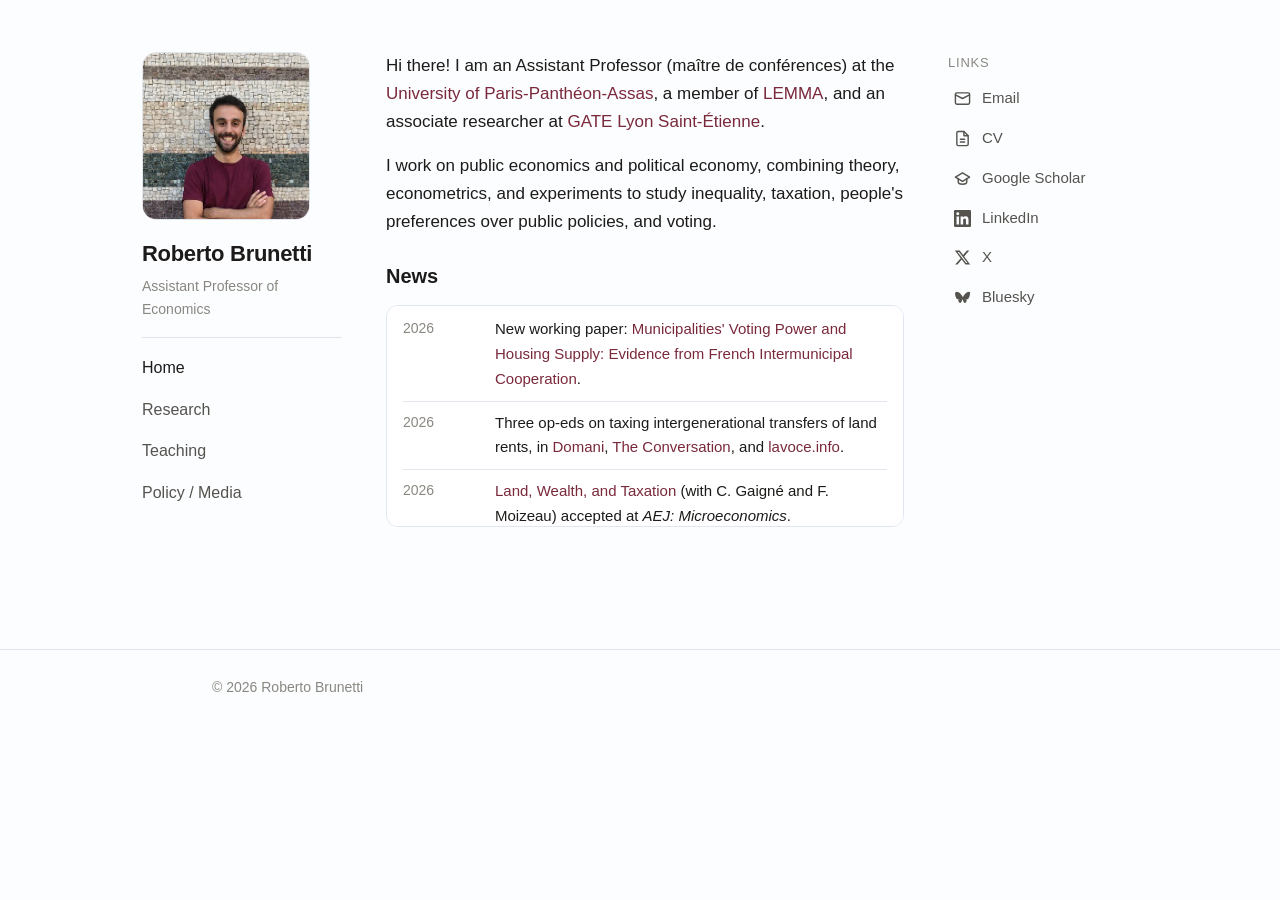
<file: index.html>
<!DOCTYPE html>
<html lang="en">
<head>
  <meta charset="UTF-8" />
  <meta name="viewport" content="width=device-width, initial-scale=1.0" />
  <!-- Google tag (gtag.js) -->
  <script async src="https://www.googletagmanager.com/gtag/js?id=G-P86D275VTE"></script>
  <script>
    window.dataLayer = window.dataLayer || [];
    function gtag(){dataLayer.push(arguments);}
    gtag('js', new Date());
    gtag('config', 'G-P86D275VTE');
  </script>
  <title>Roberto Brunetti — Economist</title>
  <meta name="description" content="Roberto Brunetti is an Assistant Professor of Economics at the University of Paris-Panthéon-Assas, working on public economics and political economy." />
  <meta name="author" content="Roberto Brunetti" />
  <meta property="og:title" content="Roberto Brunetti — Economist" />
  <meta property="og:description" content="Public economics and political economy: taxation, redistribution, local governance, and voting." />
  <meta property="og:type" content="website" />
  <link rel="icon" type="image/svg+xml" sizes="any" href="favicon.svg" />
  <link rel="stylesheet" href="assets/css/style.css?v=12" />
</head>
<body>
  <main class="home">
    <!-- ===== left: photo + navigation ===== -->
    <aside class="home-left">
      <div class="hero-photo">
        <img src="assets/img/profile.jpg" alt="Roberto Brunetti"
             onerror="this.parentElement.style.display='none'" />
      </div>
      <h1>Roberto Brunetti</h1>
      <p class="role">Assistant Professor of Economics</p>
      <nav class="home-nav">
        <a href="index.html" class="active">Home</a>
        <a href="research.html">Research</a>
        <a href="teaching.html">Teaching</a>
        <a href="policy.html">Policy / Media</a>
      </nav>
    </aside>

    <!-- ===== center: intro + news ===== -->
    <section class="home-center">
      <div class="intro">
        <p class="lead">Hi there! I am an Assistant Professor (maître de conférences) at the <a href="https://www.assas-universite.fr/fr" target="_blank" rel="noopener">University of Paris-Panthéon-Assas</a>, a member of <a href="https://lemma.assas-universite.fr/fr" target="_blank" rel="noopener">LEMMA</a>, and an associate researcher at <a href="https://www.gate.cnrs.fr/" target="_blank" rel="noopener">GATE Lyon Saint-Étienne</a>.</p>
        <p class="lead" style="margin-bottom:0;">I work on public economics and political economy, combining theory, econometrics, and experiments to study inequality, taxation, people's preferences over public policies, and voting.</p>
      </div>

      <h2>News</h2>
      <div class="news-box">
        <ul class="news">
          <li><span class="date">2026</span><span>New working paper: <a href="https://hal.science/hal-05642466" target="_blank" rel="noopener">Municipalities' Voting Power and Housing Supply: Evidence from French Intermunicipal Cooperation</a>.</span></li>
          <li><span class="date">2026</span><span>Three op-eds on taxing intergenerational transfers of land rents, in <a href="https://www.editorialedomani.it/economia/tassare-successione-suolo-urbano-soluzione-nostri-piedi--p7pt1exl" target="_blank" rel="noopener">Domani</a>, <a href="https://theconversation.com/reduction-de-la-dette-publique-la-solution-pourrait-se-trouver-sous-nos-pieds-283218" target="_blank" rel="noopener">The Conversation</a>, and <a href="https://lavoce.info/archives/112115/tassare-la-terra-che-si-eredita/" target="_blank" rel="noopener">lavoce.info</a>.</span></li>
          <li><span class="date">2026</span><span><a href="https://drive.google.com/file/d/1YlqsoiDjfmEGi_3gS3_R8PQSKRM_npho/view?usp=sharing" target="_blank" rel="noopener">Land, Wealth, and Taxation</a> (with C. Gaigné and F. Moizeau) accepted at <em>AEJ: Microeconomics</em>.</span></li>
          <li><span class="date">2026</span><span><a href="https://onlinelibrary.wiley.com/doi/full/10.1111/ecca.70043" target="_blank" rel="noopener">Representative Policymakers? A Behavioural Experiment with French Politicians</a> (with M. Pourieux) accepted at <em>Economica</em>.</span></li>
          <li><span class="date">2026</span><span>Presented <em>Merit, Environmental Externalities, and Redistribution: An Experiment</em> at the ASFEE conference in Lille.</span></li>
          <li><span class="date">2025</span><span><a href="https://link.springer.com/article/10.1007/s11127-025-01344-8" target="_blank" rel="noopener">How People Understand Voting Rules</a> published in <em>Public Choice</em>.</span></li>
          <li><span class="date">2025</span><span>Policy brief <a href="https://ipsp.org/ressources/policy-brief-2/" target="_blank" rel="noopener">What do people value in equality?</a> on the International Panel on Social Progress website.</span></li>
          <li><span class="date">2024</span><span>The CONDORCET project on voting methods was selected by PEPR Maths-Vives.</span></li>
        </ul>
      </div>
    </section>

    <!-- ===== right: links ===== -->
    <aside class="home-right">
      <p class="links-label">Links</p>
      <nav class="side-links">
        <a href="mailto:roberto.brunetti@assas-universite.fr">
          <svg viewBox="0 0 24 24" fill="none" stroke="currentColor" stroke-width="2" stroke-linecap="round" stroke-linejoin="round"><rect x="2" y="4" width="20" height="16" rx="2"/><path d="m22 7-10 5L2 7"/></svg>
          Email
        </a>
        <a href="CV/CV.pdf" target="_blank" rel="noopener">
          <svg viewBox="0 0 24 24" fill="none" stroke="currentColor" stroke-width="2" stroke-linecap="round" stroke-linejoin="round"><path d="M14 2H6a2 2 0 0 0-2 2v16a2 2 0 0 0 2 2h12a2 2 0 0 0 2-2V8z"/><path d="M14 2v6h6M9 13h6M9 17h6"/></svg>
          CV
        </a>
        <a href="https://scholar.google.com/citations?user=bw_A_UkAAAAJ&hl=fr&oi=ao" target="_blank" rel="noopener">
          <svg viewBox="0 0 24 24" fill="none" stroke="currentColor" stroke-width="2" stroke-linecap="round" stroke-linejoin="round"><path d="M22 10 12 4 2 10l10 6 10-6Z"/><path d="M6 12v5c0 1.5 2.7 3 6 3s6-1.5 6-3v-5"/></svg>
          Google Scholar
        </a>
        <a href="https://fr.linkedin.com/in/roberto-brunetti-56039119a" target="_blank" rel="noopener">
          <svg viewBox="0 0 24 24" fill="currentColor"><path d="M20.45 20.45h-3.56v-5.57c0-1.33-.02-3.04-1.85-3.04-1.85 0-2.13 1.45-2.13 2.94v5.67H9.35V9h3.41v1.56h.05c.48-.9 1.64-1.85 3.37-1.85 3.6 0 4.27 2.37 4.27 5.46v6.28zM5.34 7.43a2.06 2.06 0 1 1 0-4.12 2.06 2.06 0 0 1 0 4.12zM7.12 20.45H3.56V9h3.56v11.45zM22.22 0H1.77C.79 0 0 .77 0 1.73v20.54C0 23.22.79 24 1.77 24h20.45c.98 0 1.78-.78 1.78-1.73V1.73C24 .77 23.2 0 22.22 0z"/></svg>
          LinkedIn
        </a>
        <a href="https://x.com/R_Brunetti_94" target="_blank" rel="noopener">
          <svg viewBox="0 0 24 24" fill="currentColor"><path d="M18.244 2.25h3.308l-7.227 8.26 8.502 11.24H16.17l-5.214-6.817L4.99 21.75H1.68l7.73-8.835L1.254 2.25H8.08l4.713 6.231zm-1.161 17.52h1.833L7.084 4.126H5.117z"/></svg>
          X
        </a>
        <a href="https://bsky.app/profile/robertobrunetti.bsky.social" target="_blank" rel="noopener">
          <svg viewBox="0 0 24 24" fill="currentColor"><path d="M12 10.8C10.7 8.4 7.2 4 4 4 2.5 4 1.5 5 1.5 7.2c0 2.3 1.3 5.3 2 6.2.8 1 1.8 1.4 3 1.4.7 0 1.2-.1 1.6-.2-.4.1-3.5.9-1.1 4 2.1 2.7 3.7-.8 4-1.7l1-2.9 1 2.9c.3.9 1.9 4.4 4 1.7 2.4-3.1-.7-3.9-1.1-4 .4.1.9.2 1.6.2 1.2 0 2.2-.4 3-1.4.7-.9 2-3.9 2-6.2C23.5 5 22.5 4 21 4c-3.2 0-6.7 4.4-8 6.8z"/></svg>
          Bluesky
        </a>
      </nav>
    </aside>
  </main>

  <footer class="site-footer">
    <div class="container" style="display:flex; justify-content:space-between; width:100%; flex-wrap:wrap; gap:10px;">
      <span>© 2026 Roberto Brunetti</span>
    </div>
  </footer>
</body>
</html>
</file>
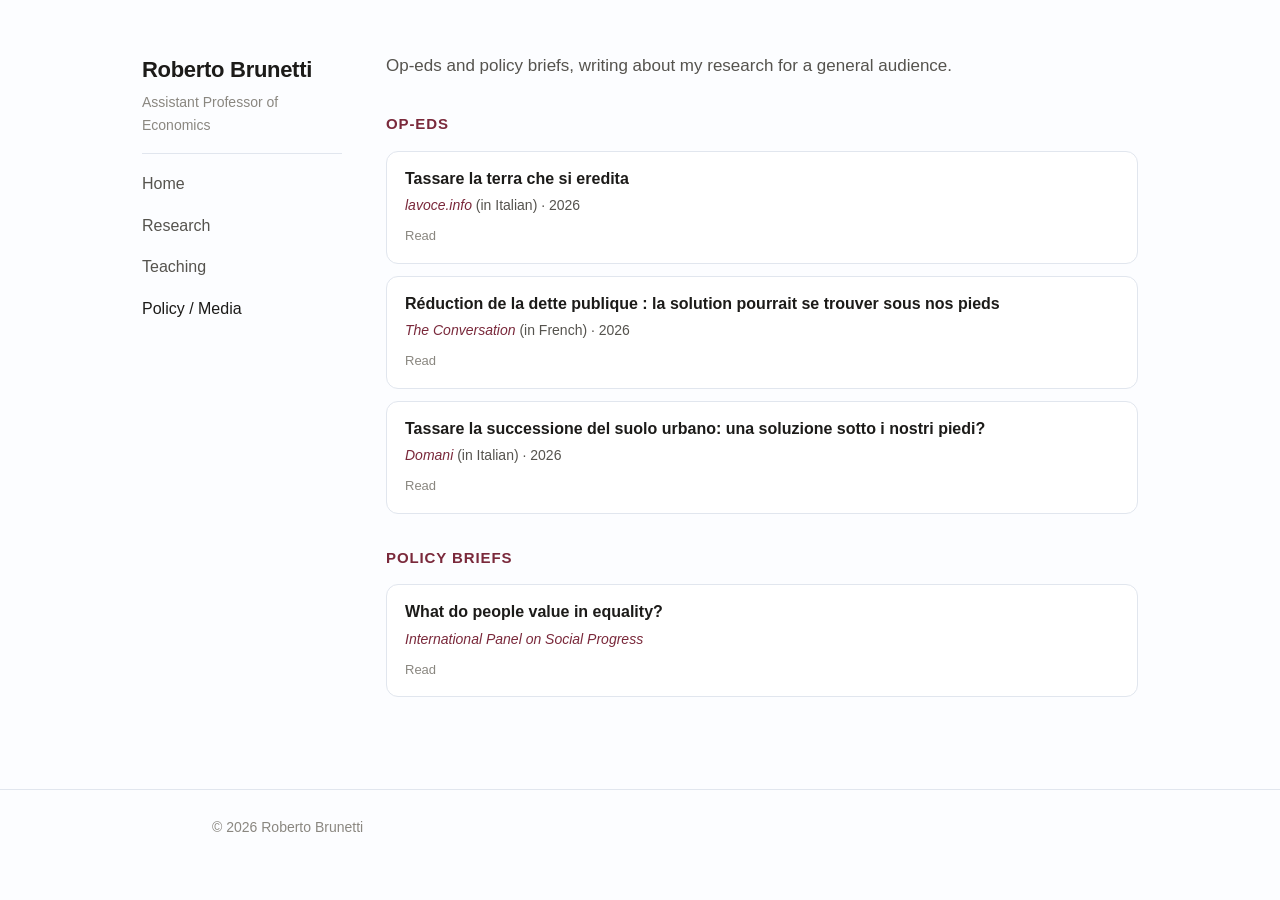
<file: policy.html>
<!DOCTYPE html>
<html lang="en">
<head>
  <meta charset="UTF-8" />
  <meta name="viewport" content="width=device-width, initial-scale=1.0" />
  <!-- Google tag (gtag.js) -->
  <script async src="https://www.googletagmanager.com/gtag/js?id=G-P86D275VTE"></script>
  <script>
    window.dataLayer = window.dataLayer || [];
    function gtag(){dataLayer.push(arguments);}
    gtag('js', new Date());
    gtag('config', 'G-P86D275VTE');
  </script>
  <title>Policy / Media — Roberto Brunetti</title>
  <meta name="description" content="Op-eds and policy briefs by Roberto Brunetti for a general audience." />
  <link rel="icon" type="image/svg+xml" sizes="any" href="favicon.svg" />
  <link rel="stylesheet" href="assets/css/style.css?v=12" />
</head>
<body>
  <main class="page">
    <aside class="page-left">
      <h1>Roberto Brunetti</h1>
      <p class="role">Assistant Professor of Economics</p>
      <nav class="home-nav">
        <a href="index.html">Home</a>
        <a href="research.html">Research</a>
        <a href="teaching.html">Teaching</a>
        <a href="policy.html" class="active">Policy / Media</a>
      </nav>
    </aside>

    <div class="page-content">
      <p style="color:var(--text-secondary); margin:0 0 4px; max-width:60ch;">Op-eds and policy briefs, writing about my research for a general audience.</p>

      <h3 class="group">Op-eds</h3>
      <div class="pub-list">
        <article class="pub">
          <div class="pub-body">
            <p class="title">Tassare la terra che si eredita</p>
            <p class="meta"><span class="venue">lavoce.info</span> (in Italian) · 2026</p>
            <div class="pub-links"><a href="https://lavoce.info/archives/112115/tassare-la-terra-che-si-eredita/" target="_blank" rel="noopener">Read</a></div>
          </div>
        </article>
        <article class="pub">
          <div class="pub-body">
            <p class="title">Réduction de la dette publique : la solution pourrait se trouver sous nos pieds</p>
            <p class="meta"><span class="venue">The Conversation</span> (in French) · 2026</p>
            <div class="pub-links"><a href="https://theconversation.com/reduction-de-la-dette-publique-la-solution-pourrait-se-trouver-sous-nos-pieds-283218" target="_blank" rel="noopener">Read</a></div>
          </div>
        </article>
        <article class="pub">
          <div class="pub-body">
            <p class="title">Tassare la successione del suolo urbano: una soluzione sotto i nostri piedi?</p>
            <p class="meta"><span class="venue">Domani</span> (in Italian) · 2026</p>
            <div class="pub-links"><a href="https://www.editorialedomani.it/economia/tassare-successione-suolo-urbano-soluzione-nostri-piedi--p7pt1exl" target="_blank" rel="noopener">Read</a></div>
          </div>
        </article>
      </div>

      <h3 class="group">Policy briefs</h3>
      <div class="pub-list">
        <article class="pub">
          <div class="pub-body">
            <p class="title">What do people value in equality?</p>
            <p class="meta"><span class="venue">International Panel on Social Progress</span></p>
            <div class="pub-links"><a href="https://ipsp.org/ressources/policy-brief-2/" target="_blank" rel="noopener">Read</a></div>
          </div>
        </article>
      </div>
    </div>
  </main>

  <footer class="site-footer">
    <div class="container" style="display:flex; justify-content:space-between; width:100%; flex-wrap:wrap; gap:10px;">
      <span>© 2026 Roberto Brunetti</span>
    </div>
  </footer>
</body>
</html>
</file>
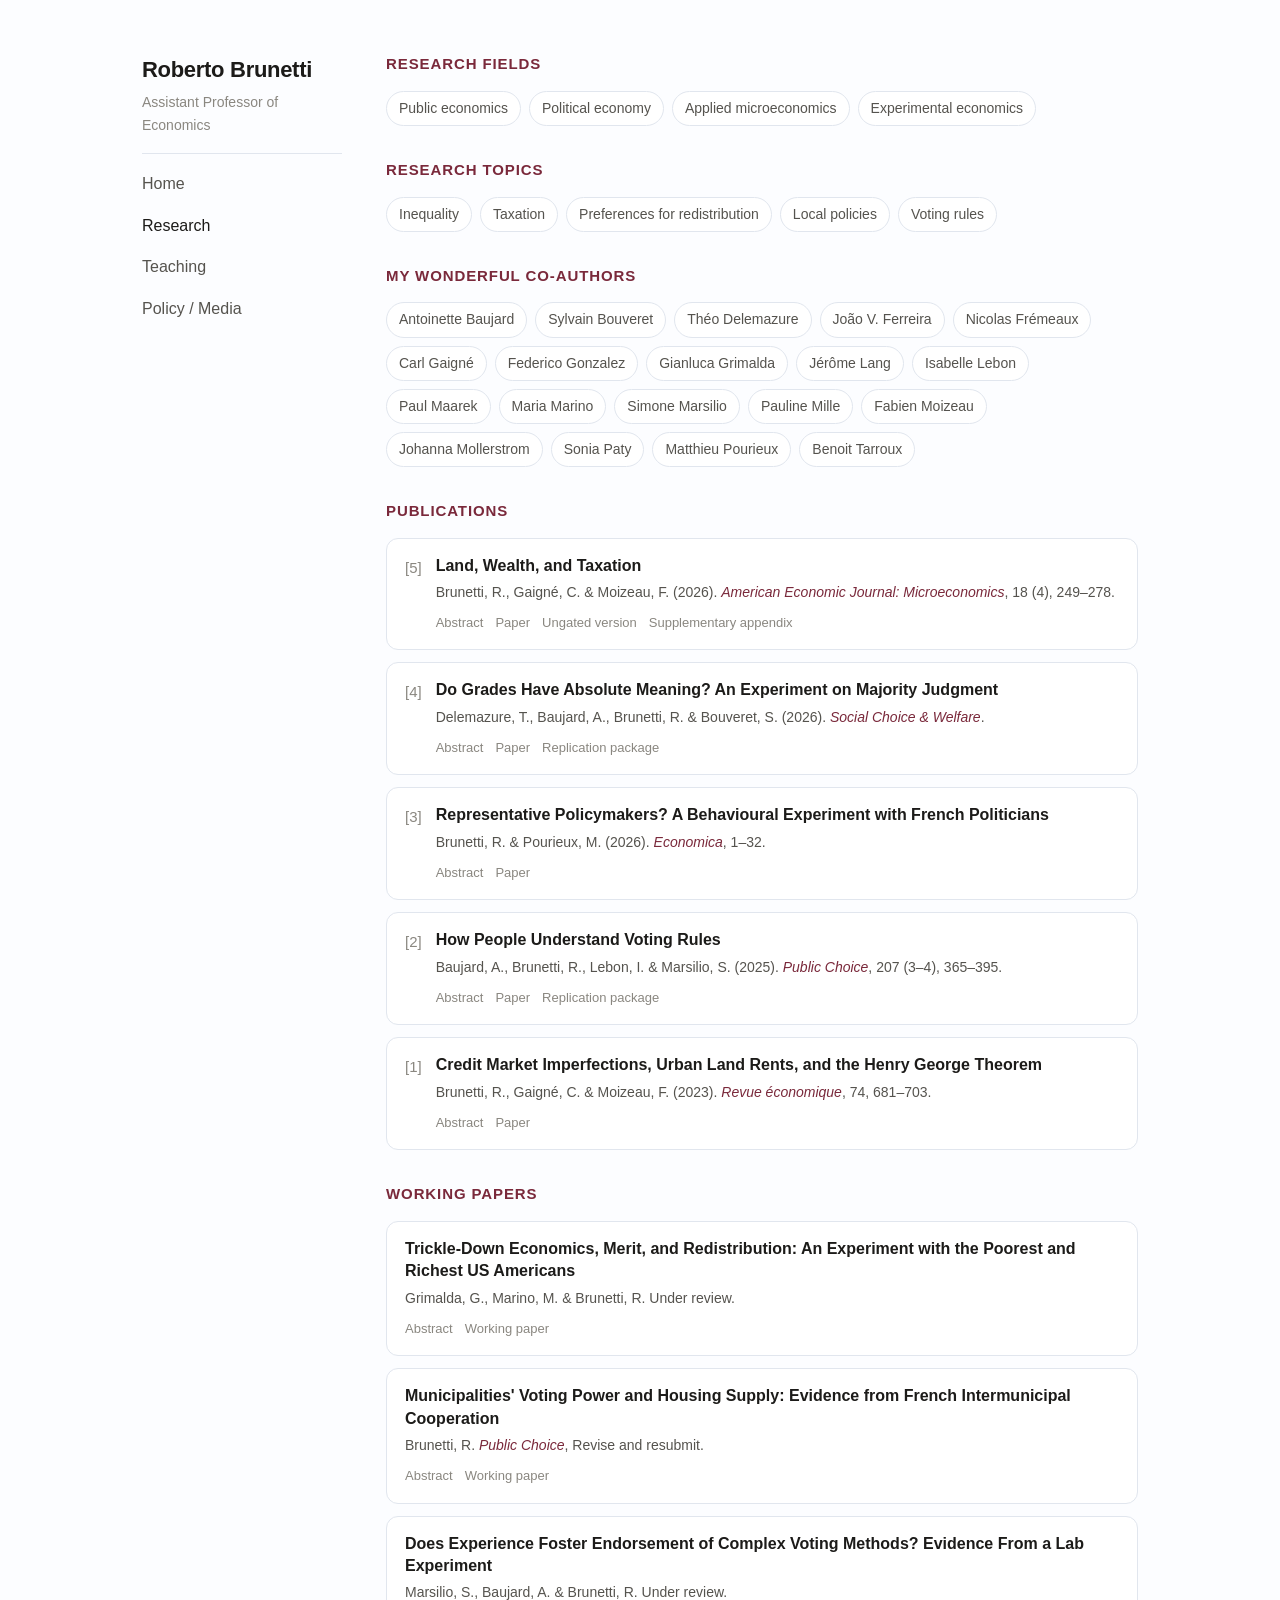
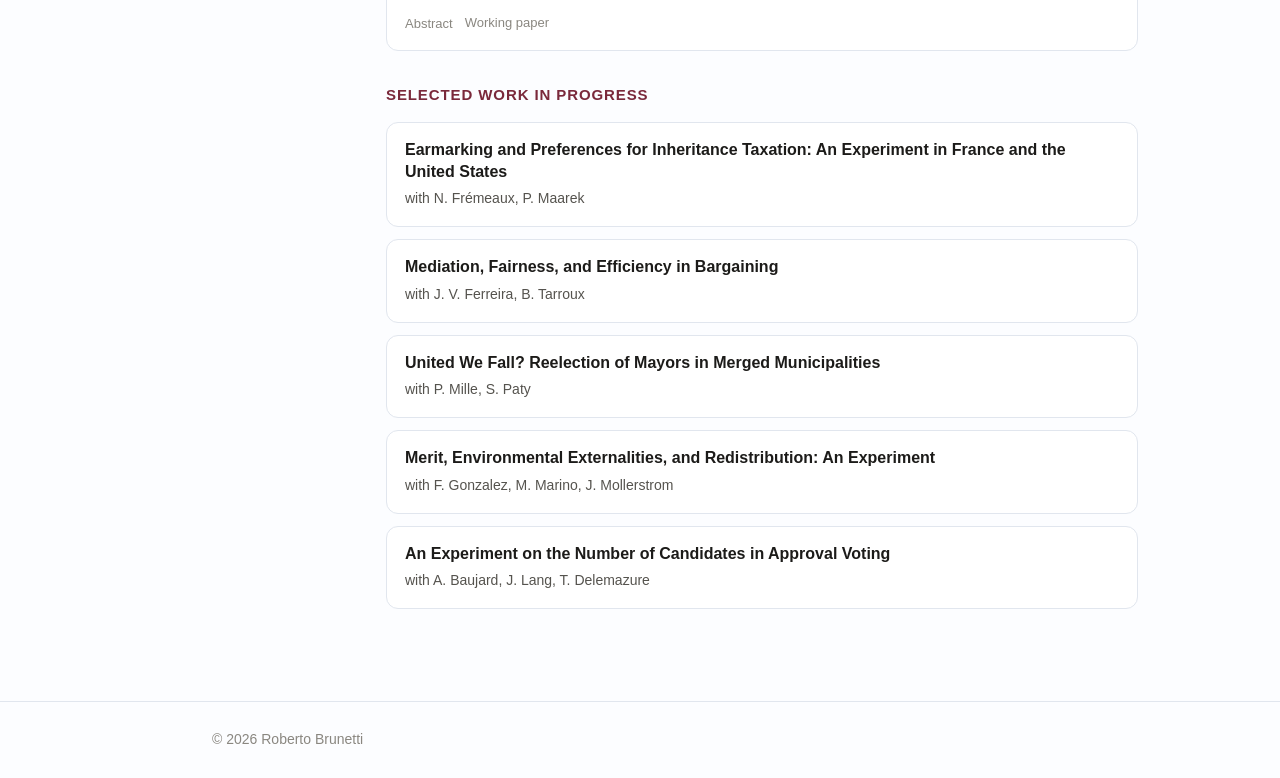
<file: research.html>
<!DOCTYPE html>
<html lang="en">
<head>
  <meta charset="UTF-8" />
  <meta name="viewport" content="width=device-width, initial-scale=1.0" />
  <!-- Google tag (gtag.js) -->
  <script async src="https://www.googletagmanager.com/gtag/js?id=G-P86D275VTE"></script>
  <script>
    window.dataLayer = window.dataLayer || [];
    function gtag(){dataLayer.push(arguments);}
    gtag('js', new Date());
    gtag('config', 'G-P86D275VTE');
  </script>
  <title>Research — Roberto Brunetti</title>
  <meta name="description" content="Publications, working papers, and work in progress by Roberto Brunetti." />
  <link rel="icon" type="image/svg+xml" sizes="any" href="favicon.svg" />
  <link rel="stylesheet" href="assets/css/style.css?v=12" />
</head>
<body>
  <main class="page research">
    <aside class="page-left">
      <h1>Roberto Brunetti</h1>
      <p class="role">Assistant Professor of Economics</p>
      <nav class="home-nav">
        <a href="index.html">Home</a>
        <a href="research.html" class="active">Research</a>
        <a href="teaching.html">Teaching</a>
        <a href="policy.html">Policy / Media</a>
      </nav>
    </aside>

    <div class="page-content">
      <h3 class="group" style="margin-top:0;">Research fields</h3>
      <div class="tags">
        <span class="tag">Public economics</span>
        <span class="tag">Political economy</span>
        <span class="tag">Applied microeconomics</span>
        <span class="tag">Experimental economics</span>
      </div>

      <h3 class="group">Research topics</h3>
      <div class="tags">
        <span class="tag">Inequality</span>
        <span class="tag">Taxation</span>
        <span class="tag">Preferences for redistribution</span>
        <span class="tag">Local policies</span>
        <span class="tag">Voting rules</span>
      </div>

      <h3 class="group" id="co-authors">My wonderful co-authors</h3>
      <div class="coauthors" id="coauthors"></div>

      <h3 class="group" id="publications">Publications</h3>
      <div class="pub-list" id="published-pubs"></div>

      <h3 class="group" id="working-papers">Working papers</h3>
      <div class="pub-list" id="working-pubs"></div>

      <h3 class="group" id="work-in-progress">Selected work in progress</h3>
      <div class="pub-list" id="wip-pubs"></div>
    </div>
  </main>

  <footer class="site-footer">
    <div class="container" style="display:flex; justify-content:space-between; width:100%; flex-wrap:wrap; gap:10px;">
      <span>© 2026 Roberto Brunetti</span>
    </div>
  </footer>

  <script src="assets/js/main.js?v=6"></script>
  <script>loadPublications();</script>
</body>
</html>
</file>
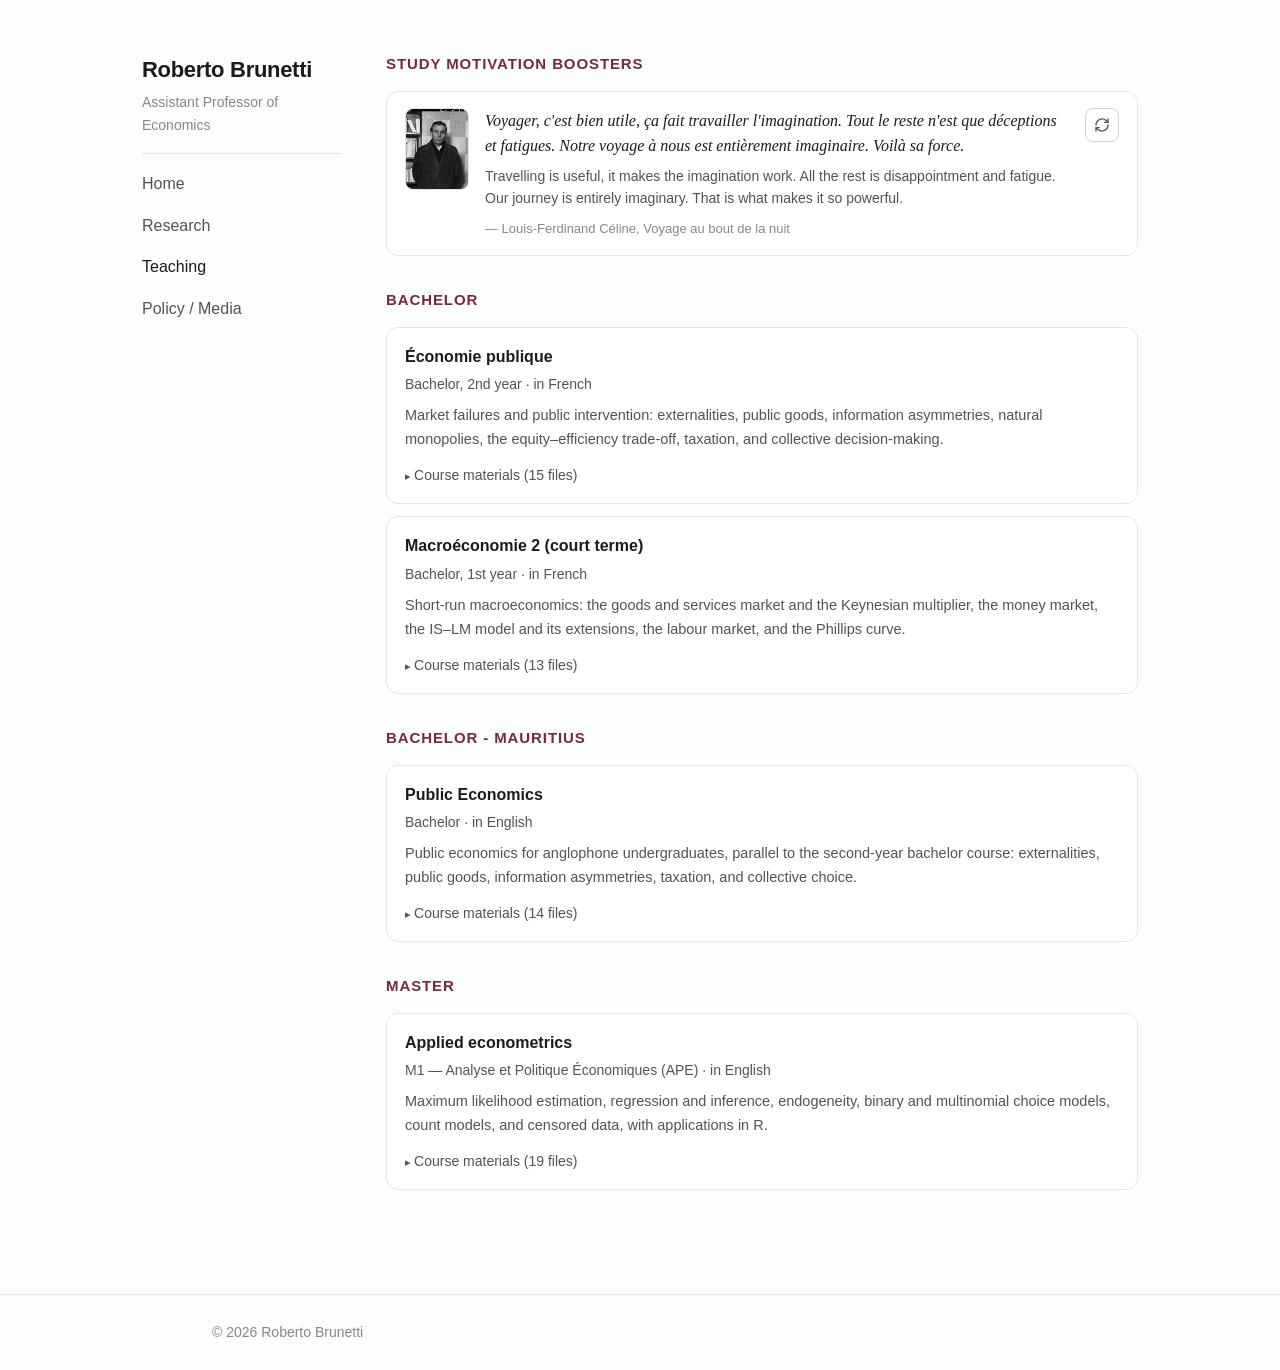
<file: teaching.html>
<!DOCTYPE html>
<html lang="en">
<head>
  <meta charset="UTF-8" />
  <meta name="viewport" content="width=device-width, initial-scale=1.0" />
  <!-- Google tag (gtag.js) -->
  <script async src="https://www.googletagmanager.com/gtag/js?id=G-P86D275VTE"></script>
  <script>
    window.dataLayer = window.dataLayer || [];
    function gtag(){dataLayer.push(arguments);}
    gtag('js', new Date());
    gtag('config', 'G-P86D275VTE');
  </script>
  <title>Teaching — Roberto Brunetti</title>
  <meta name="description" content="Courses taught by Roberto Brunetti in public economics, macroeconomics, and applied econometrics." />
  <link rel="icon" type="image/svg+xml" sizes="any" href="favicon.svg" />
  <link rel="stylesheet" href="assets/css/style.css?v=12" />
</head>
<body>
  <main class="page">
    <aside class="page-left">
      <h1>Roberto Brunetti</h1>
      <p class="role">Assistant Professor of Economics</p>
      <nav class="home-nav">
        <a href="index.html">Home</a>
        <a href="research.html">Research</a>
        <a href="teaching.html" class="active">Teaching</a>
        <a href="policy.html">Policy / Media</a>
      </nav>
    </aside>

    <div class="page-content">
      <h3 class="group" style="margin-top:0;">Study motivation boosters</h3>
      <div class="quote-box">
        <img class="q-portrait" id="q-portrait" alt="" onerror="this.style.display='none'" />
        <blockquote>
          <p class="q-primary" id="q-primary"></p>
          <p class="q-secondary" id="q-secondary"></p>
          <p class="q-author" id="q-author"></p>
        </blockquote>
        <button class="quote-refresh" onclick="newQuote()" aria-label="Show another quote" title="Another quote">
          <svg viewBox="0 0 24 24" fill="none" stroke="currentColor" stroke-width="2" stroke-linecap="round" stroke-linejoin="round"><path d="M3 12a9 9 0 0 1 15-6.7L21 8"/><path d="M21 3v5h-5"/><path d="M21 12a9 9 0 0 1-15 6.7L3 16"/><path d="M3 21v-5h5"/></svg>
        </button>
      </div>

      <h3 class="group">Bachelor</h3>
      <div class="course">
        <p class="ctitle">Économie publique</p>
        <p class="cmeta">Bachelor, 2nd year · in French</p>
        <p class="cdesc">Market failures and public intervention: externalities, public goods, information asymmetries, natural monopolies, the equity–efficiency trade-off, taxation, and collective decision-making.</p>
        <details class="materials">
          <summary>Course materials (15 files)</summary>
          <ul class="material-list">
            <li><a href="https://drive.google.com/file/d/1hKFWib_BYqmel7TT0VRcfMpr5WKFZhqN/view?usp=sharing" target="_blank" rel="noopener">Chapitre 0 — Introduction</a></li>
            <li><a href="https://drive.google.com/file/d/1OQ97QWCrQRMNQHsMYDb2frUtTzyDxmaw/view?usp=sharing" target="_blank" rel="noopener">Chapitre 1 — Externalités</a> · <a href="https://drive.google.com/file/d/1IoQp5ByzD01VbF2wIpbXTpOxyfrJ4bDz/view?usp=sharing" target="_blank" rel="noopener">Correction des exercices</a></li>
            <li><a href="https://drive.google.com/file/d/16uTcF3gb86JLc0xCG0rv5oRTtmeDnzyC/view?usp=sharing" target="_blank" rel="noopener">Chapitre 2 — Biens publics</a> · <a href="https://drive.google.com/file/d/12-XdN0xezc9QX_ImUpmmzMD9WnwV1Sqg/view?usp=sharing" target="_blank" rel="noopener">Correction des exercices</a></li>
            <li><a href="https://drive.google.com/file/d/1gRuyOW5zCkEvjKwpDwzzhdSfmB__rJLj/view?usp=sharing" target="_blank" rel="noopener">Chapitre 3 — Asymétries d'information</a> · <a href="https://drive.google.com/file/d/1RxZ1HpQe7HBve6MHo13Flc3HfmFTzp1b/view?usp=sharing" target="_blank" rel="noopener">Correction des exercices</a></li>
            <li><a href="https://drive.google.com/file/d/176iAtI7DS76MKpFiQcXpHH6-IFqn9OBb/view?usp=sharing" target="_blank" rel="noopener">Chapitre 4 — Monopoles naturels</a> · <a href="https://drive.google.com/file/d/1m6L7RttzTC9jh7vSyenPVg9bQhwWfREO/view?usp=sharing" target="_blank" rel="noopener">Correction des exercices</a></li>
            <li><a href="https://drive.google.com/file/d/1Qb6As5-C1S6rayJTuE4HP3OxWsfdopqD/view?usp=sharing" target="_blank" rel="noopener">Chapitre 5 — Équité et efficience</a> · <a href="https://drive.google.com/file/d/17SnfVJ_I-8Xz9or-kn9YyCGKZxfDxIFH/view?usp=sharing" target="_blank" rel="noopener">Correction des exercices</a></li>
            <li><a href="https://drive.google.com/file/d/1vtS2kRPK4B4SX3HGwgMcULS7uTsb0GF1/view?usp=sharing" target="_blank" rel="noopener">Chapitre 6 — La taxation</a> · <a href="https://drive.google.com/file/d/1_hBCJb9YSlgdrcXdmxqt_WVAW_qB8i6o/view?usp=sharing" target="_blank" rel="noopener">Correction des exercices</a></li>
            <li><a href="https://drive.google.com/file/d/1Mpfn9CbdxnvPQvtKI6osvFdT-SMOvywp/view?usp=sharing" target="_blank" rel="noopener">Chapitre 7 — Les décisions collectives</a> · <a href="https://drive.google.com/file/d/1QwrxzYdt7ucYAtAovonWM1CUicciqTGy/view?usp=sharing" target="_blank" rel="noopener">Correction des exercices</a></li>
          </ul>
        </details>
      </div>
      <div class="course">
        <p class="ctitle">Macroéconomie 2 (court terme)</p>
        <p class="cmeta">Bachelor, 1st year · in French</p>
        <p class="cdesc">Short-run macroeconomics: the goods and services market and the Keynesian multiplier, the money market, the IS–LM model and its extensions, the labour market, and the Phillips curve.</p>
        <details class="materials">
          <summary>Course materials (13 files)</summary>
          <ul class="material-list">
            <li><a href="https://drive.google.com/file/d/1_OBpYabXjIrB3XjfC8dy_EFWzj4fA-OG/view?usp=sharing" target="_blank" rel="noopener">Chapitre 0 — Introduction</a></li>
            <li><a href="https://drive.google.com/file/d/1uy3TG9YB6Vzx83tlbYRAteED0wQYX4n9/view?usp=sharing" target="_blank" rel="noopener">Chapitre 1.1 — Le marché des biens et services : consommation</a></li>
            <li><a href="https://drive.google.com/file/d/1ALS9M7yVJBywVBrQ4Y4N-Knv5CPZOGnH/view?usp=sharing" target="_blank" rel="noopener">Chapitre 1.2 — Le marché des biens et services : investissement et dépenses publiques</a></li>
            <li><a href="https://drive.google.com/file/d/17toDz7CQuoyAjCl7rm7wB2_2DdgX59o0/view?usp=sharing" target="_blank" rel="noopener">Chapitre 1.3 — Le marché des biens et services : l'équilibre et le multiplicateur keynésien</a></li>
            <li><a href="https://drive.google.com/file/d/1RqkdjTz7p55Dc_ZpKYKT-K1RdjaSXgmg/view?usp=sharing" target="_blank" rel="noopener">Chapitre 2 — Le marché de la monnaie</a></li>
            <li><a href="https://drive.google.com/file/d/1GIw-9yA-g4DnO4bByFiHtWylJ2O-YRs3/view?usp=sharing" target="_blank" rel="noopener">Chapitre 3 — Le modèle IS-LM</a></li>
            <li><a href="https://drive.google.com/file/d/1422HdFDjnBkiQ_L9dL8myHI3cxJgCdrL/view?usp=sharing" target="_blank" rel="noopener">Révision du samedi 21/03</a></li>
            <li><a href="https://drive.google.com/file/d/1-RudcpFU-DNfklNhqCzRXCChbYV4PqEJ/view?usp=sharing" target="_blank" rel="noopener">Chapitre 4 — Le modèle IS-LM étendu</a></li>
            <li><a href="https://drive.google.com/file/d/123FgeIbHczvW4lQ-ELrffUjDIo_hv3hV/view?usp=sharing" target="_blank" rel="noopener">Chapitre 5 — Le marché du travail</a></li>
            <li><a href="https://drive.google.com/file/d/1KgoJNkvoa7SQZwG6a4HzCGtz3JcpVVHb/view?usp=sharing" target="_blank" rel="noopener">Chapitre 6 — La courbe de Phillips</a></li>
            <li><a href="https://drive.google.com/file/d/1j_csSqrNCgzvb7tCCwywiaqOLKoJRjVA/view?usp=sharing" target="_blank" rel="noopener">Correction du contrôle continu</a></li>
            <li><a href="https://drive.google.com/file/d/1xp1-uO-fY1kl1rlMhVL2jE_q3hZAsRVH/view?usp=sharing" target="_blank" rel="noopener">Fiches de TD</a> · <a href="https://drive.google.com/file/d/1SHkMsrxTPSOKvj6_AfRwaLZcgcd-RFWY/view?usp=sharing" target="_blank" rel="noopener">Corrigés des TD</a></li>
          </ul>
        </details>
      </div>

      <h3 class="group">Bachelor - Mauritius</h3>
      <div class="course">
        <p class="ctitle">Public Economics</p>
        <p class="cmeta">Bachelor · in English</p>
        <p class="cdesc">Public economics for anglophone undergraduates, parallel to the second-year bachelor course: externalities, public goods, information asymmetries, taxation, and collective choice.</p>
        <details class="materials">
          <summary>Course materials (14 files)</summary>
          <ul class="material-list">
            <li><a href="https://drive.google.com/file/d/1sT4sfHIcx19MKGIalORDG-sFMzwdF_ZI/view?usp=sharing" target="_blank" rel="noopener">Lecture 1 — Introduction</a></li>
            <li><a href="https://drive.google.com/file/d/1X-U4ggYnotTSN1TKSNcGzQInJERMSyMo/view?usp=sharing" target="_blank" rel="noopener">Lecture 2 — Public goods</a> · <a href="https://drive.google.com/file/d/1bZHkXO63atvdzYppO2sYpKky-0dGOhmv/view?usp=drive_link" target="_blank" rel="noopener">Solutions to exercises</a></li>
            <li><a href="https://drive.google.com/file/d/1qxnZhygsgXaTBBFT7pftv5OWpMInke4d/view?usp=sharing" target="_blank" rel="noopener">Lecture 3 — Externalities</a> · <a href="https://drive.google.com/file/d/1L-IR-PeeDAi2-sZQB9t7CjWteoXJ-qUe/view?usp=sharing" target="_blank" rel="noopener">Solutions to exercises</a></li>
            <li><a href="https://drive.google.com/file/d/1E-othoYSMKnw7GzqWrr3j4uHqSjns-eL/view?usp=sharing" target="_blank" rel="noopener">Lecture 4 — Information asymmetries</a> · <a href="https://drive.google.com/file/d/1ddylQbVLy3NU-WQLp8O-dQ2NFLobXaJL/view?usp=sharing" target="_blank" rel="noopener">Solutions to exercises</a></li>
            <li><a href="https://drive.google.com/file/d/10x_prLLmviQEJknxVsFqVctkKdRPyDiJ/view?usp=sharing" target="_blank" rel="noopener">Lecture 5 — Natural monopolies</a> · <a href="https://drive.google.com/file/d/1Q9NWzpOU41mp5TpdX5MqHdYdc2YAVO9j/view?usp=sharing" target="_blank" rel="noopener">Solutions to exercises</a></li>
            <li><a href="https://drive.google.com/file/d/1XKuGs7CupFFT3y7M2sl7Xy5lZU-JJQg6/view?usp=sharing" target="_blank" rel="noopener">Lecture 6 — Equity and efficiency</a> · <a href="https://drive.google.com/file/d/1FPeCFp2ePZJLwj9oe8wLi2iyxWBjANVM/view?usp=sharing" target="_blank" rel="noopener">Solutions to exercises</a></li>
            <li><a href="https://drive.google.com/file/d/1UEdsm4d8Dmzq1ytSKCJjYh8GPtc-c3mB/view?usp=sharing" target="_blank" rel="noopener">Correction of the midterm exam</a></li>
            <li><a href="https://drive.google.com/file/d/1u4YV-wen7zi08md_bTS7oasGaPs8PWtp/view?usp=sharing" target="_blank" rel="noopener">Lecture 8 — Taxation</a> · <a href="https://drive.google.com/file/d/1TpO9JgZsRINWOCTQ7nZv6I0eBMyBlybs/view?usp=sharing" target="_blank" rel="noopener">Solutions to exercises</a></li>
          </ul>
        </details>
      </div>

      <h3 class="group">Master</h3>
      <div class="course">
        <p class="ctitle">Applied econometrics</p>
        <p class="cmeta">M1 — Analyse et Politique Économiques (APE) · in English</p>
        <p class="cdesc">Maximum likelihood estimation, regression and inference, endogeneity, binary and multinomial choice models, count models, and censored data, with applications in R.</p>
        <details class="materials">
          <summary>Course materials (19 files)</summary>
          <ul class="material-list">
            <li><a href="https://drive.google.com/file/d/1yYzNhE5cLkwFM_4OFn8OEQ_bvhaBoGuI/view?usp=sharing" target="_blank" rel="noopener">Chapter 0 — Introduction</a></li>
            <li><a href="https://drive.google.com/file/d/1zALm1M13X4M8HwyBSMrDSxoJmpEUaAGp/view?usp=sharing" target="_blank" rel="noopener">Chapter 1 — Maximum Likelihood Estimation</a> · <a href="https://drive.google.com/file/d/1w4ouxodF1PND2NbKr0REAkJ-765CT9aj/view?usp=sharing" target="_blank" rel="noopener">R analysis</a></li>
            <li><a href="https://drive.google.com/file/d/11NJwrQA-_VWNqAagLNczogImDdNZ0Ojh/view?usp=sharing" target="_blank" rel="noopener">Chapter 2 — The multiple linear regression model</a> · <a href="https://drive.google.com/file/d/1jHFDAB1vHOlyNZSs6h_cEFJgR4xOvKoc/view?usp=sharing" target="_blank" rel="noopener">R analysis</a></li>
            <li><a href="https://drive.google.com/file/d/1BWRKRVtGWXayYXVv9SXsoQYh0PDOTJLL/view?usp=sharing" target="_blank" rel="noopener">Chapter 3 — Inference and heteroskedasticity</a> · <a href="https://drive.google.com/file/d/11IWy3Bye9f2E39emznSlHb5EBOfyFzP9/view?usp=sharing" target="_blank" rel="noopener">R analysis</a></li>
            <li><a href="https://drive.google.com/file/d/1ke_CEDxkNRL5VP6AJwm0jbdlM0hDyQdf/view?usp=sharing" target="_blank" rel="noopener">Chapter 4 — Endogeneity and IV</a> · <a href="https://drive.google.com/file/d/1AYh_rjGT-oZnSiQlVtti72gb_TZ04YmW/view?usp=sharing" target="_blank" rel="noopener">R analysis</a></li>
            <li><a href="https://drive.google.com/file/d/1u6o3b-dFWsv6qsB7D2GFNPzu9l48gHm3/view?usp=sharing" target="_blank" rel="noopener">Chapter 5 — Binary response models</a> · <a href="https://drive.google.com/file/d/1fb8mJG-yrKwJuLk_qfqDXF_uXpBSYdD_/view?usp=sharing" target="_blank" rel="noopener">R analysis</a></li>
            <li><a href="https://drive.google.com/file/d/10Pve2HwSoXSv6ACJDDPbz67_lN10gfHv/view?usp=sharing" target="_blank" rel="noopener">Chapter 6 — Multinomial choices: part 1</a> · <a href="https://drive.google.com/file/d/1vDv0660wMchZ3hyQhK-iiHJJyzSwx4ET/view?usp=sharing" target="_blank" rel="noopener">part 2</a> · <a href="https://drive.google.com/file/d/1zZKGIS4027OYD4IkmcqEPhF-GcSxzXw6/view?usp=sharing" target="_blank" rel="noopener">R analysis</a></li>
            <li><a href="https://drive.google.com/file/d/1e97tvd5CsGPHPvVMFZT46wuVCNvYKo5g/view?usp=sharing" target="_blank" rel="noopener">Chapter 7 — Count models</a> · <a href="https://drive.google.com/file/d/1nUoXK07fU_OOmqXBuxvsXoN8-4Y5Sihv/view?usp=sharing" target="_blank" rel="noopener">R analysis</a></li>
            <li><a href="https://drive.google.com/file/d/1SP6fwMFs1zodxn1bHIYhCJREA8l9ZASY/view?usp=sharing" target="_blank" rel="noopener">Chapter 8 — Censored data and sample selection</a> · <a href="https://drive.google.com/file/d/1r0hs2f1_lSxAOuzo4BDjNOlJqghl24Qc/view?usp=sharing" target="_blank" rel="noopener">R analysis</a></li>
            <li><a href="https://drive.google.com/file/d/1OyFH61aHTfPR09wXXUIZkBUPyl4CEywj/view?usp=sharing" target="_blank" rel="noopener">Recap</a></li>
          </ul>
        </details>
      </div>
    </div>
  </main>

  <footer class="site-footer">
    <div class="container" style="display:flex; justify-content:space-between; width:100%; flex-wrap:wrap; gap:10px;">
      <span>© 2026 Roberto Brunetti</span>
    </div>
  </footer>

  <script>
    const quotes = [
      {
        primary: "Considerate la vostra semenza:\nfatti non foste a viver come bruti,\nma per seguir virtute e canoscenza.",
        secondary: "Consider your origins: you were not made to live as brutes, but to pursue virtue and knowledge.",
        author: "Dante Alighieri, Inferno, Canto XXVI",
        img: "assets/img/dante.jpg",
        alt: "Portrait of Dante Alighieri"
      },
      {
        primary: "Man muss noch Chaos in sich haben, um einen tanzenden Stern gebären zu können.",
        secondary: "You must still have chaos within you to give birth to a dancing star.",
        author: "Friedrich Nietzsche, Also sprach Zarathustra",
        img: "assets/img/nietzsche.jpg",
        alt: "Portrait of Friedrich Nietzsche"
      },
      {
        primary: "Je suis si pris par mon satané travail qu'aussitôt levé, je file dans mon grand atelier.",
        secondary: "I am so caught up in my damned work that the moment I'm up, I dash off to my big studio.",
        author: "Claude Monet",
        img: "assets/img/monet.jpg",
        alt: "Portrait of Claude Monet"
      },
      {
        primary: "Non ho veramente niente da dire, ma lo voglio dire lo stesso!",
        secondary: "I really have nothing to say, but I want to say it all the same!",
        author: "Marcello Mastroianni in 8½",
        img: "assets/img/mastroianni.jpg",
        alt: "Portrait of Marcello Mastroianni"
      },
      {
        primary: "[Silence]",
        secondary: "",
        author: "Kōji Yakusho as Hirayama, Perfect Days",
        img: "assets/img/perfect_days.jpg",
        alt: "Hirayama in Perfect Days"
      },
      {
        primary: "The many books he read but served to whet his unrest. Every page of every book was a peep-hole into the realm of knowledge. His hunger fed upon what he read, and increased.",
        secondary: "",
        author: "Jack London, Martin Eden",
        img: "assets/img/london.jpg",
        alt: "Portrait of Jack London"
      },
      {
        primary: "Voyager, c'est bien utile, ça fait travailler l'imagination. Tout le reste n'est que déceptions et fatigues. Notre voyage à nous est entièrement imaginaire. Voilà sa force. ",
        secondary: "Travelling is useful, it makes the imagination work. All the rest is disappointment and fatigue. Our journey is entirely imaginary. That is what makes it so powerful.",
        author: "Louis-Ferdinand Céline, Voyage au bout de la nuit",
        img: "assets/img/celine.jpg",
        alt: "Portrait of Louis-Ferdinand Céline"
      },
      {
        primary: "Dans la vie, rien n'est à craindre, tout est à comprendre.",
        secondary: "Nothing in life is to be feared, it is only to be understood.",
        author: "Marie Curie",
        img: "assets/img/curie.jpg",
        alt: "Portrait of Marie Curie"
      },
      {
        primary: "Glück auf!",
        secondary: "Literally 'luck up' — a traditional German miners' greeting, wishing a safe return from the mine and a rich vein of ore to open up below.",
        author: "German miners' greeting",
        img: "",
        alt: ""
      },
      {
        primary: "Repetita iuvant.",
        secondary: "Latin: repeated things help — repetition aids learning.",
        author: "Latin proverb",
        img: "",
        alt: ""
      }
    ];
    let bag = [];
    let lastShown = -1;
    function refillBag() {
      bag = quotes.map((_, idx) => idx);
      for (let k = bag.length - 1; k > 0; k--) {
        const j = Math.floor(Math.random() * (k + 1));
        [bag[k], bag[j]] = [bag[j], bag[k]];
      }
      // avoid showing the same quote twice in a row across reshuffles
      if (bag.length > 1 && bag[bag.length - 1] === lastShown) {
        [bag[bag.length - 1], bag[0]] = [bag[0], bag[bag.length - 1]];
      }
    }
    function newQuote() {
      if (bag.length === 0) refillBag();
      const i = bag.pop();
      lastShown = i;
      const q = quotes[i];
      const portrait = document.getElementById("q-portrait");
      if (q.img) {
        portrait.style.display = "";
        portrait.src = q.img;
        portrait.alt = q.alt;
      } else {
        portrait.style.display = "none";
      }
      document.getElementById("q-primary").textContent = q.primary;
      const sec = document.getElementById("q-secondary");
      sec.textContent = q.secondary || "";
      sec.style.display = q.secondary ? "" : "none";
      document.getElementById("q-author").textContent = "— " + q.author;
    }
    newQuote();
  </script>
</body>
</html>
</file>
<file: assets/css/style.css>
/* ============================================================
   Roberto Brunetti — academic website
   Design tokens + base styles.
   ============================================================ */

:root {
  --max-width: 900px;

  /* light theme */
  --bg: #fcfdff;            /* barely-there cool blue */
  --surface: #ffffff;
  --text: #1c1b19;
  --text-secondary: #55534e;
  --text-muted: #8a8780;
  --border: #e1e6ee;
  --border-strong: #ccd3df;
  --accent: #8a2f43;        /* burgundy */
  --accent-bg: #f6e9ed;
  --accent-text: #7a293b;

  --radius: 10px;
  --font-sans: -apple-system, BlinkMacSystemFont, "Segoe UI", Roboto, Helvetica, Arial, sans-serif;
  --font-serif: Georgia, "Times New Roman", serif;
}

* { box-sizing: border-box; }

html { scroll-behavior: smooth; }

body {
  margin: 0;
  background: var(--bg);
  color: var(--text);
  font-family: var(--font-sans);
  font-size: 17px;
  line-height: 1.65;
  -webkit-font-smoothing: antialiased;
  text-rendering: optimizeLegibility;
}

a { color: var(--accent-text); text-decoration: none; }
a:hover { font-style: italic; }

.container {
  max-width: var(--max-width);
  margin: 0 auto;
  padding: 0 22px;
}

/* ---------- header / nav ---------- */
.site-header {
  border-bottom: 1px solid var(--border);
  background: color-mix(in srgb, var(--bg) 85%, transparent);
  position: sticky;
  top: 0;
  z-index: 10;
  backdrop-filter: saturate(1.2) blur(8px);
}
.nav {
  display: flex;
  align-items: center;
  justify-content: space-between;
  gap: 8px 16px;
  flex-wrap: wrap;
  min-height: 58px;
}
.nav-brand { font-weight: 600; font-size: 16px; color: var(--text); }
.nav-brand:hover { text-decoration: none; }
.nav-links { display: flex; align-items: center; flex-wrap: wrap; gap: 4px; }
.nav-links a {
  color: var(--text-secondary);
  padding: 6px 11px;
  border-radius: var(--radius);
  font-size: 15px;
}
.nav-links a:hover { color: var(--text); background: var(--surface); text-decoration: none; }
.nav-links a.active { color: var(--text); font-weight: 500; }

/* ---------- home layout: sidebar + content ---------- */
.layout {
  display: grid;
  grid-template-columns: 205px 1fr;
  gap: 46px;
  align-items: start;
  padding-top: 44px;
}
.sidebar { position: sticky; top: 78px; }

.hero-photo {
  width: 178px; height: 178px;
  border-radius: 14px;
  overflow: hidden;
  border: 1px solid var(--border);
  background: var(--accent-bg);
  margin-bottom: 18px;
  transform: translateZ(0);
  isolation: isolate;
}
.hero-photo img {
  display: block;
  width: 100%; height: 100%;
  object-fit: cover;
  object-position: 50% 0%;
  transform: translateX(-3px) scale(1.85);
  transform-origin: 50% 36%;
}

.sidebar h1 { margin: 0 0 5px; font-size: 23px; font-weight: 600; letter-spacing: -0.3px; }
.role { margin: 0 0 3px; font-size: 16px; color: var(--text-secondary); }
.affil { margin: 0; font-size: 14px; color: var(--text-muted); line-height: 1.5; }
.lead { margin: 0 0 16px; font-size: 17px; }

.side-links {
  display: flex; flex-direction: column; gap: 1px;
  margin-top: 18px;
  border-top: 1px solid var(--border);
  padding-top: 12px;
}
.side-links a {
  display: flex; align-items: center; gap: 11px;
  padding: 7px 6px;
  font-size: 15px;
  color: var(--text-secondary);
  border-radius: 7px;
}
.side-links a:hover { color: var(--text); background: var(--surface); text-decoration: none; }
.side-links svg { width: 17px; height: 17px; flex-shrink: 0; }

@media (max-width: 720px) {
  .layout { grid-template-columns: 1fr; gap: 28px; padding-top: 30px; }
  .sidebar { position: static; }
  .hero-photo { width: 160px; height: 160px; }
  .side-links { max-width: 320px; }
}

/* ---------- home: three-column landing ---------- */
.home {
  max-width: 1040px;
  margin: 0 auto;
  padding: 52px 22px;
  display: grid;
  grid-template-columns: 200px minmax(0, 1fr) 190px;
  gap: 44px;
  align-items: start;
}
.home-left { position: sticky; top: 32px; }
.home-left .hero-photo { width: 168px; height: 168px; margin-bottom: 16px; }
.home-left h1 { margin: 0 0 3px; font-size: 22px; font-weight: 600; letter-spacing: -0.3px; }
.home-left .role { margin: 0 0 16px; font-size: 14px; color: var(--text-muted); }
.home-nav { display: flex; flex-direction: column; gap: 1px; border-top: 1px solid var(--border); padding-top: 10px; }
.home-nav a { padding: 7px 0; font-size: 16px; color: var(--text-secondary); }
.home-nav a:hover { color: var(--text); text-decoration: none; }
.home-nav a.active { color: var(--text); font-weight: 500; }

.home-center { min-width: 0; padding-top: 0; }
.home-center .intro { margin-bottom: 24px; }
.home-center h2 { font-size: 20px; font-weight: 600; margin: 0 0 12px; }
.news-box {
  max-height: 222px;
  overflow-y: auto;
  border: 1px solid var(--border);
  border-radius: 12px;
  background: var(--surface);
  padding: 2px 16px;
}

.home-right { position: sticky; top: 32px; }
.home-right .links-label { margin: 0 0 6px; font-size: 13px; text-transform: uppercase; letter-spacing: 0.06em; color: var(--text-muted); }
.home-right .side-links { border-top: none; margin-top: 0; padding-top: 0; }

@media (max-width: 820px) {
  .home { grid-template-columns: 1fr; gap: 30px; padding-top: 34px; }
  .home-left, .home-right { position: static; }
  .news-box { max-height: 240px; }
  .home-right .side-links { max-width: 340px; }
}

/* ---------- inner-page layout: left nav + content ---------- */
.page {
  max-width: 1040px;
  margin: 0 auto;
  padding: 52px 22px;
  display: grid;
  grid-template-columns: 200px minmax(0, 1fr);
  gap: 44px;
  align-items: start;
}
.page-left { position: sticky; top: 32px; }
.page-left h1 { margin: 0 0 3px; font-size: 22px; font-weight: 600; letter-spacing: -0.3px; }
.page-left .role { margin: 0 0 16px; font-size: 14px; color: var(--text-muted); }
.page-content { min-width: 0; }
.page-content > :first-child { margin-top: 0; }

@media (max-width: 820px) {
  .page { grid-template-columns: 1fr; gap: 24px; padding-top: 34px; }
  .page-left { position: static; }
}

/* ---------- sections ---------- */
section { padding: 30px 0; }
[id] { scroll-margin-top: 74px; }

/* ---------- red accents on inner pages ---------- */
.page-content .group { color: var(--accent-text); }
.page-content .pub .venue { color: var(--accent-text); }
.section-head {
  display: flex; align-items: baseline; justify-content: space-between;
  border-top: 1px solid var(--border);
  padding-top: 24px;
  margin-bottom: 18px;
}
.section-head h2 { margin: 0; font-size: 21px; font-weight: 600; }
.section-head a { font-size: 14px; }
h2.standalone { font-size: 21px; font-weight: 600; margin: 0 0 18px; }
h3.group { font-size: 15px; font-weight: 600; color: var(--text-muted); text-transform: uppercase; letter-spacing: 0.06em; margin: 32px 0 14px; }

/* ---------- publication cards ---------- */
.pub-list { display: flex; flex-direction: column; gap: 12px; }
.pub {
  background: var(--surface);
  border: 1px solid var(--border);
  border-radius: 12px;
  padding: 16px 18px;
  display: flex;
  gap: 14px;
}
.pub .pnum {
  flex-shrink: 0;
  font-size: 15px;
  font-variant-numeric: tabular-nums;
  color: var(--text-muted);
  padding-top: 1px;
}
.pub-body { flex: 1; min-width: 0; }
.pub .title { margin: 0 0 4px; font-size: 16px; font-weight: 600; line-height: 1.4; }
.pub .meta { margin: 0; font-size: 14px; color: var(--text-secondary); }
.pub .venue { font-style: italic; }
.pub .status { color: var(--text-secondary); }
.pub .pub-links { margin-top: 8px; display: flex; gap: 12px; flex-wrap: wrap; }
.pub .pub-links a, .abstract-toggle {
  font-size: 13px; color: var(--text-muted);
  background: none; border: none; padding: 0; cursor: pointer;
  font-family: inherit;
  display: inline-flex; align-items: center; gap: 4px;
}
.pub .pub-links a:hover, .abstract-toggle:hover { color: var(--accent-text); text-decoration: none; }
.abstract {
  margin-top: 10px;
  font-size: 14.5px;
  color: var(--text-secondary);
  line-height: 1.6;
  border-left: 2px solid var(--border-strong);
  padding-left: 12px;
  display: none;
}
.abstract.open { display: block; }

/* ---------- news / updates ---------- */
.news { list-style: none; padding: 0; margin: 0; }
.news li { display: flex; gap: 14px; padding: 9px 0; border-bottom: 1px solid var(--border); font-size: 15px; }
.news li:last-child { border-bottom: none; }
.news .date { flex-shrink: 0; width: 78px; color: var(--text-muted); font-size: 14px; font-variant-numeric: tabular-nums; }

/* ---------- interests / generic prose ---------- */
.prose p { margin: 0 0 14px; }
.tags { display: flex; flex-wrap: wrap; gap: 8px; margin-top: 4px; }
.tag { font-size: 14px; padding: 5px 12px; border-radius: 20px; background: var(--surface); border: 1px solid var(--border); color: var(--text-secondary); }

/* ---------- co-authors ---------- */
.coauthors { display: flex; flex-wrap: wrap; gap: 8px; }
.coauthors a, .coauthors span { font-size: 14px; padding: 5px 12px; border-radius: 20px; background: var(--surface); border: 1px solid var(--border); color: var(--text-secondary); }
.coauthors a:hover { color: var(--accent-text); border-color: var(--border-strong); text-decoration: none; }

/* ---------- teaching ---------- */
.course {
  background: var(--surface);
  border: 1px solid var(--border);
  border-radius: 12px;
  padding: 16px 18px;
  margin-bottom: 12px;
}
.course .ctitle { margin: 0 0 3px; font-size: 16px; font-weight: 600; }
.course .cmeta { margin: 0; font-size: 14px; color: var(--text-secondary); }
.course .cdesc { margin: 8px 0 0; font-size: 14.5px; color: var(--text-secondary); }
.materials { margin-top: 12px; }
.materials > summary { cursor: pointer; font-size: 14px; color: var(--text-secondary); list-style: none; }
.materials > summary::-webkit-details-marker { display: none; }
.materials > summary::before { content: "▸ "; font-size: 11px; }
.materials[open] > summary::before { content: "▾ "; }
.materials > summary:hover { color: var(--accent-text); }
.material-list { list-style: none; margin: 10px 0 2px; padding: 0; display: grid; gap: 6px; }
.material-list a { font-size: 14px; color: var(--text-secondary); }
.material-list a:hover { color: var(--accent-text); }

/* ---------- quote generator ---------- */
.quote-box { display: flex; gap: 16px; align-items: flex-start; background: var(--surface); border: 1px solid var(--border); border-radius: 12px; padding: 16px 18px; margin-bottom: 30px; }
.q-portrait { width: 64px; height: 82px; border-radius: 8px; object-fit: cover; object-position: 50% 12%; flex-shrink: 0; border: 1px solid var(--border); }
.quote-box blockquote { margin: 0; flex: 1; min-width: 0; }
.q-primary { margin: 0 0 6px; font-family: var(--font-serif); font-style: italic; font-size: 16px; color: var(--text); line-height: 1.6; white-space: pre-line; }
.q-secondary { margin: 0 0 8px; font-size: 14px; color: var(--text-secondary); line-height: 1.6; }
.q-author { margin: 0; font-size: 13px; color: var(--text-muted); }
.quote-refresh { flex-shrink: 0; background: none; border: 1px solid var(--border-strong); color: var(--text-secondary); width: 34px; height: 34px; border-radius: 8px; cursor: pointer; display: inline-flex; align-items: center; justify-content: center; }
.quote-refresh:hover { color: var(--accent-text); border-color: var(--text-muted); }
.quote-refresh svg { width: 16px; height: 16px; }

/* ---------- CV embed ---------- */
.cv-frame {
  width: 100%; height: 80vh;
  border: 1px solid var(--border);
  border-radius: 12px;
  background: var(--surface);
}

/* ---------- footer ---------- */
.site-footer {
  border-top: 1px solid var(--border);
  margin-top: 40px;
  padding: 26px 0;
  color: var(--text-muted);
  font-size: 14px;
  display: flex;
  justify-content: space-between;
  flex-wrap: wrap;
  gap: 10px;
}
.site-footer a { color: var(--text-muted); }
.site-footer a:hover { color: var(--text-secondary); }

/* ---------- responsive ---------- */
@media (max-width: 620px) {
  body { font-size: 16px; }
  .nav-links a { padding: 6px 8px; font-size: 14px; }
  .nav-brand { font-size: 15px; }
  .pub { flex-direction: column; gap: 8px; }
  .pub .pnum { align-self: flex-start; }
}
</file>
